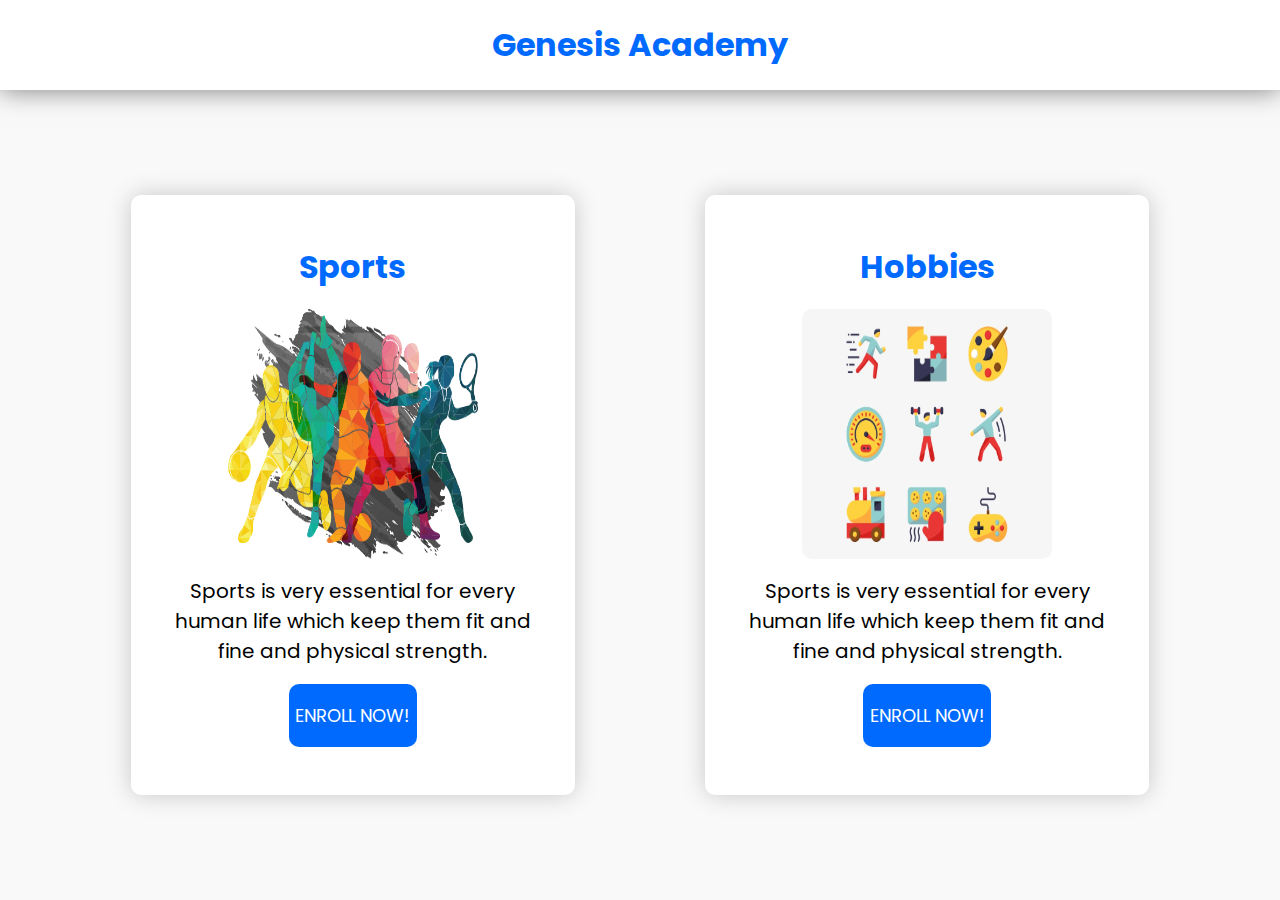
<file: index.html>
<!DOCTYPE html>
<html lang="en">

  <head>
    <meta charset="UTF-8">
    <meta http-equiv="X-UA-Compatible" content="IE=edge">
    <meta name="viewport" content="width=device-width, initial-scale=1.0">
    <link rel="icon" href="./images/Genesis-School-Miyapur-Hyderabad.png" type="image/x-icon">
    <link rel="stylesheet" href="styles/main.css">
    <title>Genesis Academy</title>
  </head>

  <body>
    <header>
      <h1>Genesis Academy</h1>
    </header>

    <div class="container">
      <div class="sports">
        <h1>Sports</h1>
        <img src="images/sports.png" alt="sports">
        <p>Sports is very essential for every human life which keep them fit and fine and physical strength.</p>
        <a href="pages/sports/index.html">Enroll Now!</a>
      </div>
      <div class="hobbies">
        <h1>Hobbies</h1>
        <img src="images/hobbies.jpg" alt="hobbies">
        <p>Sports is very essential for every human life which keep them fit and fine and physical strength.</p>
        <a href="pages/hobbies/index.html">Enroll Now!</a>
      </div>
    </div>

  </body>

</html>
</file>
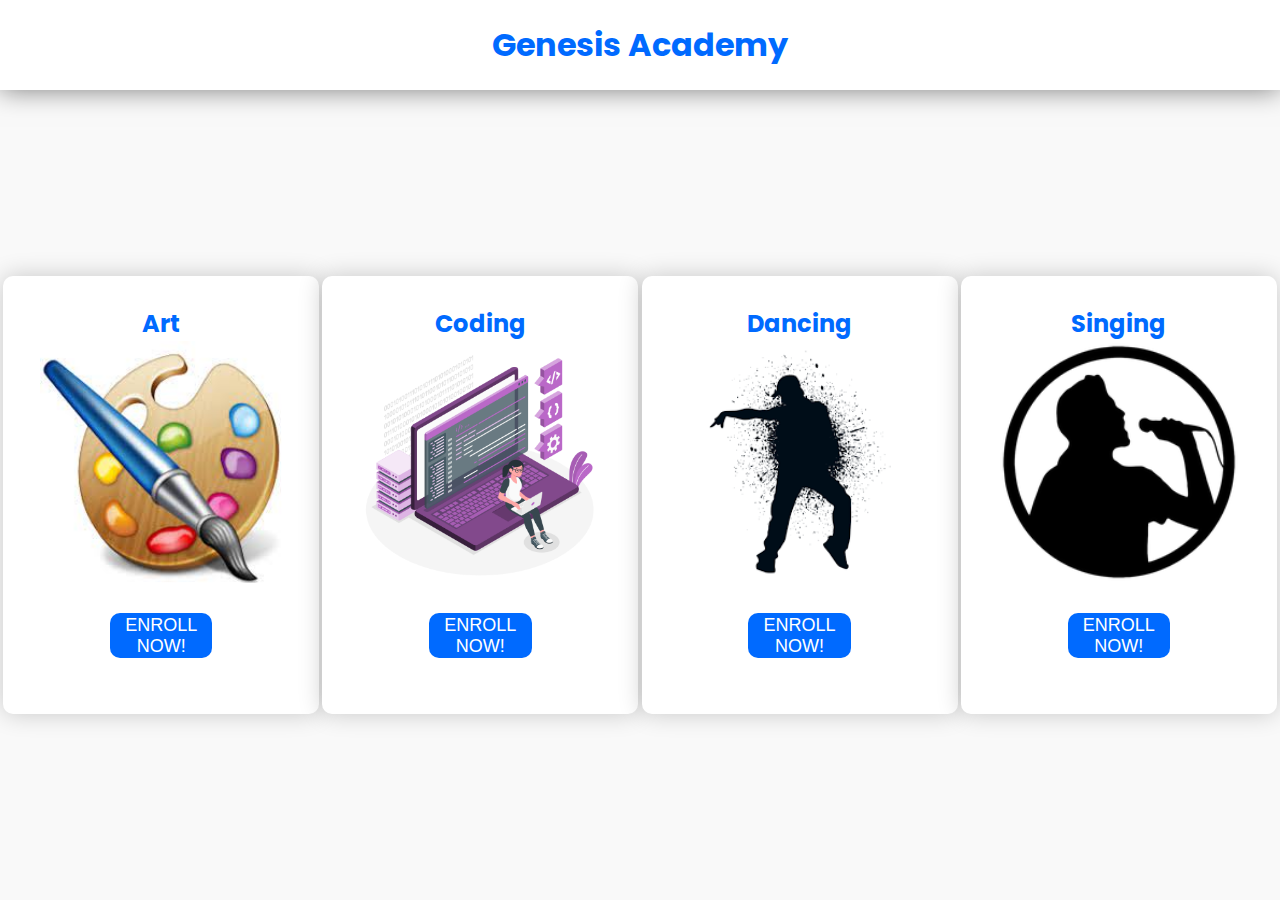
<file: pages/hobbies/index.html>
<!DOCTYPE html>
<html lang="en">

  <head>
    <meta charset="UTF-8">
    <meta http-equiv="X-UA-Compatible" content="IE=edge">
    <meta name="viewport" content="width=device-width, initial-scale=1.0">
    <link rel="stylesheet" href="../../styles/hobbies/main.css">
    <title>Genesis Academy - Hobbies</title>
  </head>

  <body>
    <header>
      <h1>Genesis Academy</h1>
    </header>

    <div class="container">
      <div class="hobbies1">
        <h2>Art</h2>
        <img src="../../images/art.jpg" alt="art">
        <button>Enroll Now!</button>
      </div>
      <div class="hobbies2">
        <h2>Coding</h2>
        <img src="../../images/coding.png" alt="coding">
        <button>Enroll Now!</button>
      </div>
      <div class="hobbies3">
        <h2>Dancing</h2>
        <img src="../../images/dancing.png" alt="dancing">
        <button>Enroll Now!</button>
      </div>
      <div class="hobbies4">
        <h2>Singing</h2>
        <img src="../../images/singing.png" alt="singing">
        <button>Enroll Now!</button>
      </div>
    </div>
  </body>

</html>
</file>
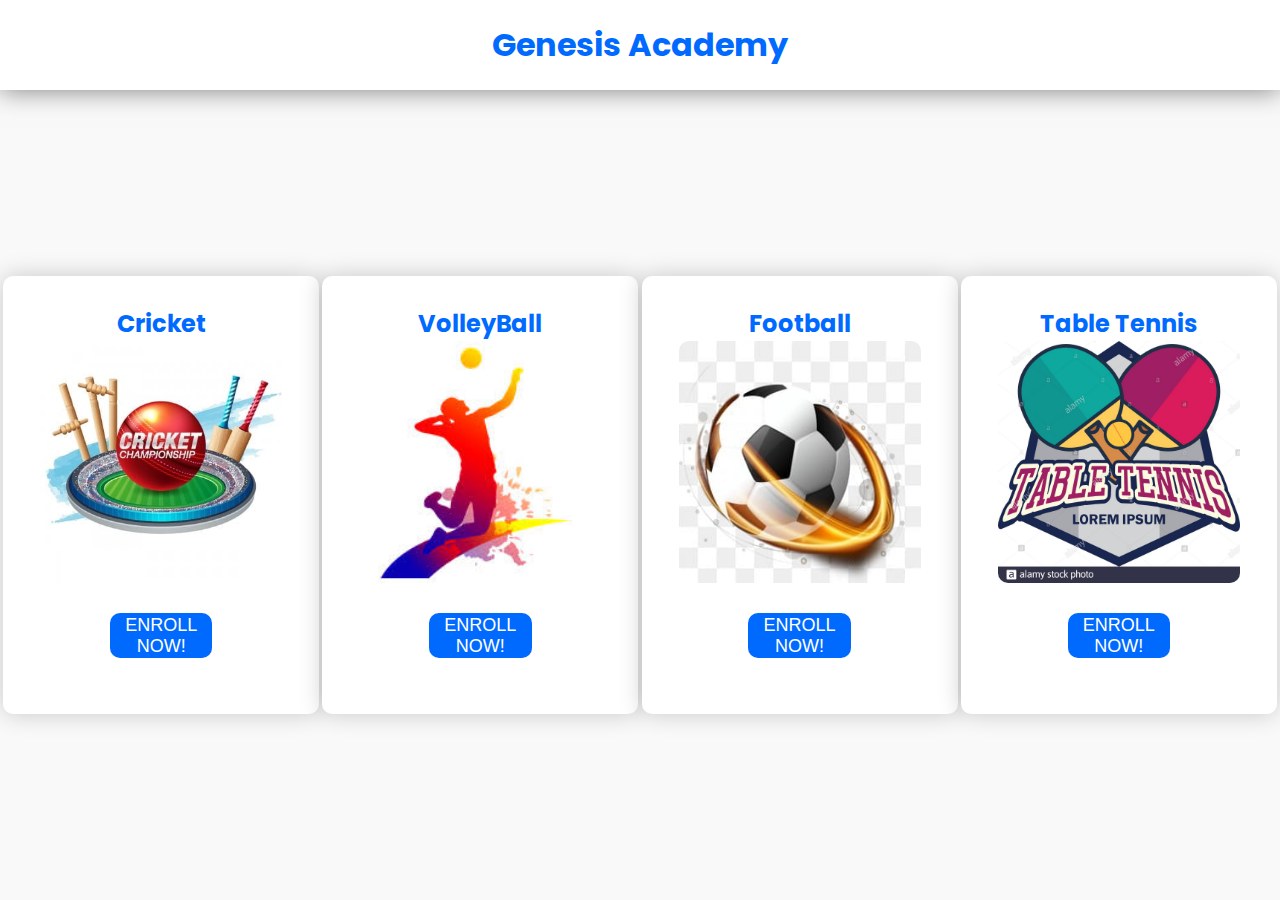
<file: pages/sports/index.html>
<!DOCTYPE html>
<html lang="en">

  <head>
    <meta charset="UTF-8">
    <meta http-equiv="X-UA-Compatible" content="IE=edge">
    <meta name="viewport" content="width=device-width, initial-scale=1.0">
    <link rel="icon" href="../../images/Genesis-School-Miyapur-Hyderabad.png" type="image/x-icon">
    <link rel="stylesheet" href="../../styles/sports/main.css">
    <title>Genesis Academy - Sports</title>
  </head>

  <body>
    <header>
      <h1>Genesis Academy</h1>
    </header>

    <div class="container">
      <div class="sports1">
        <h2>Cricket</h2>
        <img src="../../images/cricket.jpg" alt="cricket">
        <button>Enroll Now!</button>
      </div>
      <div class="sports2">
        <h2>VolleyBall</h2>
        <img src="../../images/vollyball.jpg" alt="volleyball">
        <button>Enroll Now!</button>
      </div>
      <div class="sports3">
        <h2>Football</h2>
        <img src="../../images/football.jpg" alt="football">
        <button>Enroll Now!</button>
      </div>
      <div class="sports4">
        <h2>Table Tennis</h2>
        <img src="../../images/table_tennis1.jpg" alt="table-tennis">
        <button>Enroll Now!</button>
      </div>
    </div>
  </body>

</html>
</file>
<file: styles/main.css>
@import url("https://fonts.googleapis.com/css2?family=Poppins&display=swap");
@import url("sports/main.scss");
@import url("hobbies/main.scss");
* {
  margin: 0;
}

body {
  background-color: #f9f9f9;
  font-family: 'Poppins', sans-serif;
}

header {
  background-color: #ffffff;
  height: 10vh;
  width: 100%;
  display: -webkit-box;
  display: -ms-flexbox;
  display: flex;
  -webkit-box-align: center;
      -ms-flex-align: center;
          align-items: center;
  -webkit-box-pack: center;
      -ms-flex-pack: center;
          justify-content: center;
  -webkit-box-shadow: 0 0 25px rgba(0, 0, 0, 0.5);
          box-shadow: 0 0 25px rgba(0, 0, 0, 0.5);
}

.container {
  height: calc(100vh - 10vh);
  width: 100%;
  display: -webkit-box;
  display: -ms-flexbox;
  display: flex;
  -webkit-box-align: center;
      -ms-flex-align: center;
          align-items: center;
  -webkit-box-pack: space-evenly;
      -ms-flex-pack: space-evenly;
          justify-content: space-evenly;
}

.sports {
  height: 60vh;
  width: 30vw;
  background-color: #ffffff;
  border-radius: 10px;
  padding: 30px;
  display: -webkit-box;
  display: -ms-flexbox;
  display: flex;
  -webkit-box-orient: vertical;
  -webkit-box-direction: normal;
      -ms-flex-direction: column;
          flex-direction: column;
  -webkit-box-align: center;
      -ms-flex-align: center;
          align-items: center;
  -webkit-box-pack: space-evenly;
      -ms-flex-pack: space-evenly;
          justify-content: space-evenly;
  -webkit-box-shadow: 0 0 25px rgba(0, 0, 0, 0.2);
          box-shadow: 0 0 25px rgba(0, 0, 0, 0.2);
}

.hobbies {
  height: 60vh;
  width: 30vw;
  background-color: #ffffff;
  border-radius: 10px;
  padding: 30px;
  display: -webkit-box;
  display: -ms-flexbox;
  display: flex;
  -webkit-box-orient: vertical;
  -webkit-box-direction: normal;
      -ms-flex-direction: column;
          flex-direction: column;
  -webkit-box-align: center;
      -ms-flex-align: center;
          align-items: center;
  -webkit-box-pack: space-evenly;
      -ms-flex-pack: space-evenly;
          justify-content: space-evenly;
  -webkit-box-shadow: 0 0 25px rgba(0, 0, 0, 0.2);
          box-shadow: 0 0 25px rgba(0, 0, 0, 0.2);
}

img {
  height: 250px;
  width: 250px;
  border-radius: 10px;
}

h1 {
  color: #006aff;
}

p {
  text-align: center;
  font-size: 20px;
}

a {
  height: 7vh;
  width: 10vw;
  background-color: #006aff;
  border: none;
  outline: none;
  border-radius: 10px;
  color: white;
  font-size: large;
  text-decoration: none;
  text-transform: uppercase;
  display: -webkit-box;
  display: -ms-flexbox;
  display: flex;
  -webkit-box-align: center;
      -ms-flex-align: center;
          align-items: center;
  -webkit-box-pack: center;
      -ms-flex-pack: center;
          justify-content: center;
  -webkit-transition: all 0.5s ease-in-out;
  transition: all 0.5s ease-in-out;
}

a:hover {
  -webkit-transition: all 0.5s ease-in-out;
  transition: all 0.5s ease-in-out;
  background-color: rgba(0, 106, 255, 0.8);
  cursor: pointer;
}
/*# sourceMappingURL=main.css.map */
</file>
<file: styles/hobbies/main.css>
@import url("https://fonts.googleapis.com/css2?family=Poppins&display=swap");
* {
  margin: 0;
}

body {
  background-color: #f9f9f9;
  font-family: 'Poppins', sans-serif;
}

header {
  background-color: #ffffff;
  height: 10vh;
  width: 100%;
  display: -webkit-box;
  display: -ms-flexbox;
  display: flex;
  -webkit-box-align: center;
      -ms-flex-align: center;
          align-items: center;
  -webkit-box-pack: center;
      -ms-flex-pack: center;
          justify-content: center;
  -webkit-box-shadow: 0 0 25px rgba(0, 0, 0, 0.5);
          box-shadow: 0 0 25px rgba(0, 0, 0, 0.5);
}

.container {
  height: calc(100vh - 10vh);
  width: 100%;
  display: -webkit-box;
  display: -ms-flexbox;
  display: flex;
  -webkit-box-align: center;
      -ms-flex-align: center;
          align-items: center;
  -webkit-box-pack: space-evenly;
      -ms-flex-pack: space-evenly;
          justify-content: space-evenly;
}

h1 {
  color: #006aff;
}

h2 {
  color: #006aff;
}

.hobbies1 {
  background-color: #ffffff;
  height: 42vh;
  width: 20vw;
  border-radius: 10px;
  display: -webkit-box;
  display: -ms-flexbox;
  display: flex;
  -webkit-box-orient: vertical;
  -webkit-box-direction: normal;
      -ms-flex-direction: column;
          flex-direction: column;
  -webkit-box-align: center;
      -ms-flex-align: center;
          align-items: center;
  -webkit-box-shadow: 0 0 25px rgba(0, 0, 0, 0.2);
          box-shadow: 0 0 25px rgba(0, 0, 0, 0.2);
  padding: 30px;
}

.hobbies2 {
  background-color: #ffffff;
  height: 42vh;
  width: 20vw;
  border-radius: 10px;
  display: -webkit-box;
  display: -ms-flexbox;
  display: flex;
  -webkit-box-orient: vertical;
  -webkit-box-direction: normal;
      -ms-flex-direction: column;
          flex-direction: column;
  -webkit-box-align: center;
      -ms-flex-align: center;
          align-items: center;
  -webkit-box-shadow: 0 0 25px rgba(0, 0, 0, 0.2);
          box-shadow: 0 0 25px rgba(0, 0, 0, 0.2);
  padding: 30px;
}

.hobbies3 {
  background-color: #ffffff;
  height: 42vh;
  width: 20vw;
  border-radius: 10px;
  display: -webkit-box;
  display: -ms-flexbox;
  display: flex;
  -webkit-box-orient: vertical;
  -webkit-box-direction: normal;
      -ms-flex-direction: column;
          flex-direction: column;
  -webkit-box-align: center;
      -ms-flex-align: center;
          align-items: center;
  -webkit-box-shadow: 0 0 25px rgba(0, 0, 0, 0.2);
          box-shadow: 0 0 25px rgba(0, 0, 0, 0.2);
  padding: 30px;
}

.hobbies4 {
  background-color: #ffffff;
  height: 42vh;
  width: 20vw;
  border-radius: 10px;
  display: -webkit-box;
  display: -ms-flexbox;
  display: flex;
  -webkit-box-orient: vertical;
  -webkit-box-direction: normal;
      -ms-flex-direction: column;
          flex-direction: column;
  -webkit-box-align: center;
      -ms-flex-align: center;
          align-items: center;
  -webkit-box-shadow: 0 0 25px rgba(0, 0, 0, 0.2);
          box-shadow: 0 0 25px rgba(0, 0, 0, 0.2);
  padding: 30px;
}

img {
  height: 242px;
  width: 242px;
  border-radius: 10px;
}

button {
  height: 5vh;
  width: 8vw;
  background-color: #006aff;
  border: none;
  outline: none;
  border-radius: 10px;
  color: white;
  font-size: large;
  text-decoration: none;
  text-transform: uppercase;
  display: -webkit-box;
  display: -ms-flexbox;
  display: flex;
  -webkit-box-align: center;
      -ms-flex-align: center;
          align-items: center;
  -webkit-box-pack: center;
      -ms-flex-pack: center;
          justify-content: center;
  -webkit-transition: all 0.5s ease-in-out;
  transition: all 0.5s ease-in-out;
  margin-top: 30px;
}

button:hover {
  -webkit-transition: all 0.5s ease-in-out;
  transition: all 0.5s ease-in-out;
  background-color: rgba(0, 106, 255, 0.8);
  cursor: pointer;
}
/*# sourceMappingURL=main.css.map */
</file>
<file: styles/sports/main.css>
@import url("https://fonts.googleapis.com/css2?family=Poppins&display=swap");
* {
  margin: 0;
}

body {
  background-color: #f9f9f9;
  font-family: 'Poppins', sans-serif;
}

header {
  background-color: #ffffff;
  height: 10vh;
  width: 100%;
  display: -webkit-box;
  display: -ms-flexbox;
  display: flex;
  -webkit-box-align: center;
      -ms-flex-align: center;
          align-items: center;
  -webkit-box-pack: center;
      -ms-flex-pack: center;
          justify-content: center;
  -webkit-box-shadow: 0 0 25px rgba(0, 0, 0, 0.5);
          box-shadow: 0 0 25px rgba(0, 0, 0, 0.5);
}

.container {
  height: calc(100vh - 10vh);
  width: 100%;
  display: -webkit-box;
  display: -ms-flexbox;
  display: flex;
  -webkit-box-align: center;
      -ms-flex-align: center;
          align-items: center;
  -webkit-box-pack: space-evenly;
      -ms-flex-pack: space-evenly;
          justify-content: space-evenly;
}

h1 {
  color: #006aff;
}

h2 {
  color: #006aff;
}

.sports1 {
  background-color: #ffffff;
  height: 42vh;
  width: 20vw;
  border-radius: 10px;
  display: -webkit-box;
  display: -ms-flexbox;
  display: flex;
  -webkit-box-orient: vertical;
  -webkit-box-direction: normal;
      -ms-flex-direction: column;
          flex-direction: column;
  -webkit-box-align: center;
      -ms-flex-align: center;
          align-items: center;
  -webkit-box-shadow: 0 0 25px rgba(0, 0, 0, 0.2);
          box-shadow: 0 0 25px rgba(0, 0, 0, 0.2);
  padding: 30px;
}

.sports2 {
  background-color: #ffffff;
  height: 42vh;
  width: 20vw;
  border-radius: 10px;
  display: -webkit-box;
  display: -ms-flexbox;
  display: flex;
  -webkit-box-orient: vertical;
  -webkit-box-direction: normal;
      -ms-flex-direction: column;
          flex-direction: column;
  -webkit-box-align: center;
      -ms-flex-align: center;
          align-items: center;
  -webkit-box-shadow: 0 0 25px rgba(0, 0, 0, 0.2);
          box-shadow: 0 0 25px rgba(0, 0, 0, 0.2);
  padding: 30px;
}

.sports3 {
  background-color: #ffffff;
  height: 42vh;
  width: 20vw;
  border-radius: 10px;
  display: -webkit-box;
  display: -ms-flexbox;
  display: flex;
  -webkit-box-orient: vertical;
  -webkit-box-direction: normal;
      -ms-flex-direction: column;
          flex-direction: column;
  -webkit-box-align: center;
      -ms-flex-align: center;
          align-items: center;
  -webkit-box-shadow: 0 0 25px rgba(0, 0, 0, 0.2);
          box-shadow: 0 0 25px rgba(0, 0, 0, 0.2);
  padding: 30px;
}

.sports4 {
  background-color: #ffffff;
  height: 42vh;
  width: 20vw;
  border-radius: 10px;
  display: -webkit-box;
  display: -ms-flexbox;
  display: flex;
  -webkit-box-orient: vertical;
  -webkit-box-direction: normal;
      -ms-flex-direction: column;
          flex-direction: column;
  -webkit-box-align: center;
      -ms-flex-align: center;
          align-items: center;
  -webkit-box-shadow: 0 0 25px rgba(0, 0, 0, 0.2);
          box-shadow: 0 0 25px rgba(0, 0, 0, 0.2);
  padding: 30px;
}

img {
  height: 242px;
  width: 242px;
  border-radius: 10px;
}

button {
  height: 5vh;
  width: 8vw;
  background-color: #006aff;
  border: none;
  outline: none;
  border-radius: 10px;
  color: white;
  font-size: large;
  text-decoration: none;
  text-transform: uppercase;
  display: -webkit-box;
  display: -ms-flexbox;
  display: flex;
  -webkit-box-align: center;
      -ms-flex-align: center;
          align-items: center;
  -webkit-box-pack: center;
      -ms-flex-pack: center;
          justify-content: center;
  -webkit-transition: all 0.5s ease-in-out;
  transition: all 0.5s ease-in-out;
  margin-top: 30px;
}

button:hover {
  -webkit-transition: all 0.5s ease-in-out;
  transition: all 0.5s ease-in-out;
  background-color: rgba(0, 106, 255, 0.8);
  cursor: pointer;
}
/*# sourceMappingURL=main.css.map */
</file>
